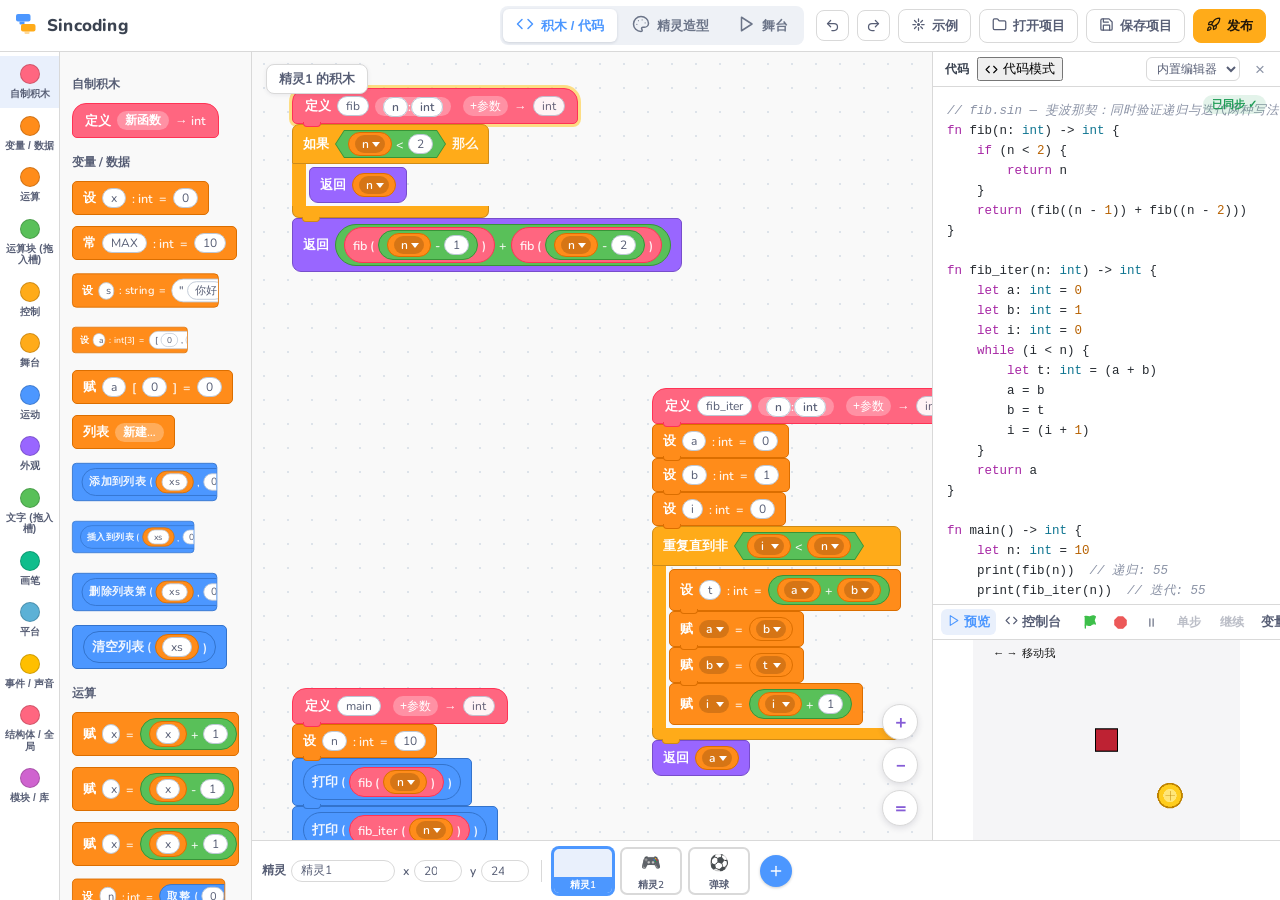
<file: editor/index.html>
<!DOCTYPE html>
<html lang="zh">
<head>
<meta charset="utf-8">
<meta name="viewport" content="width=device-width, initial-scale=1">
<title>Sincoding 积木编辑器</title>
<link rel="icon" href="data:image/svg+xml,%3Csvg%20xmlns='http://www.w3.org/2000/svg'%20viewBox='0%200%2024%2024'%3E%3Crect%20x='2'%20y='3'%20width='14.5'%20height='7.5'%20rx='2'%20fill='%234C97FF'/%3E%3Cpath%20d='M5.5%2010.5h5v2a1%201%200%200%201-1%201h-3a1%201%200%200%201-1-1z'%20fill='%234C97FF'/%3E%3Crect%20x='7'%20y='13'%20width='14.5'%20height='7.5'%20rx='2'%20fill='%23FFAB19'/%3E%3C/svg%3E">
<link rel="stylesheet" href="./style.css">
</head>
<body>
<header>
  <span class="logo">
    <span data-icon="logo" data-icon-size="24"></span>
    <h1>Sincoding</h1>
  </span>
  <div class="tabs">
    <button data-view="blocks-view" class="active"><span class="ic" data-icon="code"></span>积木 / 代码</button>
    <button data-view="costume-view"><span class="ic" data-icon="palette"></span>精灵造型</button>
    <button data-view="stage-view"><span class="ic" data-icon="play"></span>舞台</button>
  </div>
  <div class="hdr-actions">
    <button id="btn-undo" class="icon-only" title="撤销 (Ctrl+Z)" data-icon="undo" data-icon-size="15"></button>
    <button id="btn-redo" class="icon-only" title="重做 (Ctrl+Y)" data-icon="redo" data-icon-size="15"></button>
    <button id="btn-templates" title="从示例模板开始（会替换当前精灵的积木，可撤销）"><span data-icon="sparkle" data-icon-size="15"></span>示例</button>
    <button id="btn-open-proj" title="打开 .sinproj 项目，继续编辑"><span data-icon="folder" data-icon-size="15"></span>打开项目</button>
    <button id="btn-save-proj" title="保存为 .sinproj 项目文件（含全部精灵/造型/积木）"><span data-icon="save" data-icon-size="15"></span>保存项目</button>
    <button id="btn-publish" class="primary" title="一键编译发布到 Linux / Windows / Android / Web"><span data-icon="rocket" data-icon-size="15"></span>发布</button>
  </div>
  <input id="open-proj-input" type="file" accept=".sinproj,application/json" hidden>
</header>

<!-- 发布模态框：填项目信息 + 选平台，一键编译发布 -->
<div id="publish-modal" class="modal-overlay" hidden>
  <div class="modal">
    <div class="modal-head">
      <span data-icon="rocket" data-icon-size="18"></span>
      <h2>发布项目</h2>
      <button id="publish-close" class="modal-x" title="关闭">×</button>
    </div>
    <div class="modal-body">
      <label class="fld"><span>项目名称</span>
        <input id="pub-name" type="text" placeholder="My Game" value="Guardian"></label>
      <label class="fld"><span>包名 / 标识</span>
        <input id="pub-pkg" type="text" placeholder="org.sincoding.game" value="org.sincoding.game"></label>
      <div class="fld">
        <span>图标 / Logo（可选，PNG）</span>
        <div class="logo-row">
          <button id="pub-logo-btn" type="button"><span data-icon="image" data-icon-size="14"></span>选择图片</button>
          <img id="pub-logo-preview" alt="" hidden>
          <span id="pub-logo-name" class="hint">未选择（用默认图标）</span>
          <input id="pub-logo-input" type="file" accept="image/png,image/*" hidden>
        </div>
      </div>
      <div class="fld">
        <span>目标平台</span>
        <div class="platforms">
          <label class="plat-reco"><input type="checkbox" class="pub-plat" value="html" checked> 单文件 HTML <em>免依赖·双击即玩</em></label>
          <label><input type="checkbox" class="pub-plat" value="web"> Web (wasm)</label>
          <label><input type="checkbox" class="pub-plat" value="linux"> Linux</label>
          <label><input type="checkbox" class="pub-plat" value="windows"> Windows (.exe)</label>
          <label><input type="checkbox" class="pub-plat" value="android"> Android (.apk)</label>
        </div>
        <span class="hint">「单文件 HTML」完全在本机生成、不需任何编译工具链——桌面版直接可用；其余平台需配合 <code>tools/ide_server.py</code>。</span>
      </div>
      <div id="pub-results" class="pub-results" hidden></div>
    </div>
    <div class="modal-foot">
      <span id="pub-status" class="hint"></span>
      <button id="publish-cancel" class="ghost">取消</button>
      <button id="publish-go" class="primary"><span data-icon="rocket" data-icon-size="14"></span>开始编译</button>
    </div>
  </div>
</div>

<!-- 库管理：安装 .sinlib（单文件 JSON 库包），模块注册进引擎后 import 即用 -->
<div id="lib-modal" class="modal-overlay" hidden>
  <div class="modal">
    <div class="modal-head">
      <span data-icon="folder" data-icon-size="18"></span>
      <h2>库管理</h2>
      <button id="lib-close" class="modal-x" title="关闭">×</button>
    </div>
    <div class="modal-body">
      <div class="fld"><span>内置标准库（随编译器提供）</span>
        <div id="lib-std" class="lib-rows"></div></div>
      <div class="fld"><span>已安装的用户库</span>
        <div id="lib-user" class="lib-rows"></div></div>
      <div class="logo-row">
        <button id="lib-install-btn" type="button"><span data-icon="download" data-icon-size="14"></span>安装 .sinlib 文件</button>
        <span class="hint">库包随项目保存（.sinproj 内），换机器打开不丢</span>
        <input id="lib-install-input" type="file" accept=".sinlib,application/json" hidden>
      </div>
    </div>
  </div>
</div>

<!-- 示例模板：每个模板是一段真实源码，载入走引擎解析（与手写文本同一条路径） -->
<div id="tpl-modal" class="modal-overlay" hidden>
  <div class="modal">
    <div class="modal-head">
      <span data-icon="sparkle" data-icon-size="18"></span>
      <h2>从示例开始</h2>
      <button id="tpl-close" class="modal-x" title="关闭">×</button>
    </div>
    <div class="modal-body">
      <div id="tpl-list" class="tpl-list"></div>
      <span class="hint">载入会替换<b>当前精灵</b>的积木（Ctrl+Z 可撤销）。</span>
    </div>
  </div>
</div>

<div id="main">
  <div id="palette"></div>

  <div id="work">
    <!-- 视图1：无限积木画布 + 实时文本 + 精灵列表 -->
    <div id="blocks-view" class="view active">
      <div id="blocks-top">
        <div id="canvas-wrap">
          <div id="canvas"></div>
          <div id="zoom-hint"><span data-icon="move" data-icon-size="14"></span><span class="zt"></span></div>
          <div id="page-tag"></div>
          <div id="zoom-ctrl">
            <button id="zoom-in" title="放大">＋</button>
            <button id="zoom-out" title="缩小">－</button>
            <button id="zoom-reset" title="回到 100%">＝</button>
          </div>
          <button id="tp-open" title="打开代码面板" hidden>&lt;/&gt; 代码</button>
        </div>
        <div id="text-pane">
          <div id="tp-bar">
            <span class="tp-title">代码</span>
            <select id="tp-editor" title="选择代码编辑器">
              <option value="simple">内置编辑器</option>
              <option value="codemirror">CodeMirror</option>
            </select>
            <button id="tp-close" title="关闭代码面板（积木照常可用）">×</button>
          </div>
          <div id="text-edit">
            <pre id="text-hl" aria-hidden="true"><code></code></pre>
            <textarea id="text-out" spellcheck="false" autocomplete="off" autocapitalize="off"></textarea>
            <span id="text-status"></span>
          </div>
          <div id="diag-list" hidden></div>
          <div id="preview-dock">
            <div class="pv-bar">
              <button class="pv-tab active" data-dock="preview"><span data-icon="play" data-icon-size="13"></span>预览</button>
              <button class="pv-tab" data-dock="console"><span data-icon="code" data-icon-size="13"></span>控制台</button>
              <button id="pv-run" title="运行（绿旗）" data-icon="flag" data-icon-size="16"></button>
              <button id="pv-stop" title="停止" data-icon="stopsign" data-icon-size="15"></button>
              <button id="dbg-pause" title="暂停（在下一条积木处停下）" data-icon="pause" data-icon-size="13"></button>
              <button id="dbg-step" title="单步执行一条积木" disabled>单步</button>
              <button id="dbg-resume" title="继续运行到下一个断点" disabled>继续</button>
              <button id="pv-watch" title="显示/隐藏变量监视器">变量</button>
              <span id="pv-status"></span>
            </div>
            <div id="dock-body">
              <canvas id="preview-canvas" width="480" height="360" tabindex="0"></canvas>
              <div id="pv-watchers" hidden></div>
              <div id="dbg-panel" hidden>
                <div class="dbg-hd">已暂停 · <span id="dbg-where"></span>
                  <span class="dbg-tip">Alt+点击积木 = 设/清断点</span>
                </div>
                <div class="dbg-cols">
                  <div><h4>变量</h4><div id="dbg-vars"></div></div>
                  <div><h4>调用栈</h4><div id="dbg-stack"></div></div>
                </div>
              </div>
              <div id="dock-console" hidden>
                <div class="dock-con-bar">
                  <button id="dock-print-info">打印积木信息</button>
                  <button id="dock-con-clear">清空</button>
                </div>
                <div id="dock-con-out" class="con-sink"></div>
              </div>
            </div>
          </div>
        </div>
      </div>
      <div id="sprite-bar">
        <div id="sprite-props">
          <label>精灵 <input id="sp-name" type="text" spellcheck="false"></label>
          <label>x <input id="sp-x" type="number" step="10"></label>
          <label>y <input id="sp-y" type="number" step="10"></label>
          <span id="sp-costumes"></span>
        </div>
        <div id="sprite-list"></div>
        <button id="add-sprite" data-icon="plus" data-icon-size="16" title="新建精灵"></button>
      </div>
    </div>

    <!-- 视图2：精灵造型画板 -->
    <div id="costume-view" class="view">
      <div id="costume-list"></div>
      <div id="paint-area">
        <div id="toolbar">
          <button id="tool-pencil" class="active" data-icon="pencil">画笔</button>
          <button id="tool-eraser" data-icon="eraser">橡皮</button>
          <span class="sep"></span>
          <label>笔刷 <input id="brush-size" type="range" min="1" max="40" value="8"></label>
          <span class="sep"></span>
          <div id="swatches" style="display:flex;gap:6px;align-items:center"></div>
          <span class="sep"></span>
          <button id="btn-clear" data-icon="trash">清空</button>
          <button id="btn-export" data-icon="download">导出 PNG</button>
        </div>
        <canvas id="paint-canvas"></canvas>
      </div>
    </div>

    <!-- 视图3：舞台（精灵以其造型为纹理） -->
    <div id="stage-view" class="view">
      <div id="stage-wrap">
        <div id="stage"></div>
        <div id="stage-hint">精灵以「造型」为外观/纹理 · 拖动可摆位</div>
      </div>
      <div id="console-panel">
        <div class="con-bar">
          <span data-icon="code" data-icon-size="14"></span>控制台
          <button id="con-print-info" title="打印当前精灵的积木信息到控制台">打印积木信息</button>
          <button id="con-clear" title="清空控制台">清空</button>
        </div>
        <div id="console-out" class="con-sink"></div>
      </div>
    </div>
  </div>
</div>

<!-- 代码补全下拉（定位到光标处） -->
<div id="ac-pop" hidden></div>

<script src="./sinc.js"></script>
<script src="./icons.js"></script>
<script src="./interp.js"></script>
<script src="./paint.js"></script>
<script src="./blocks_data.js"></script>
<script src="./templates.js"></script>
<script src="./app.js"></script>
</body>
</html>
</file>
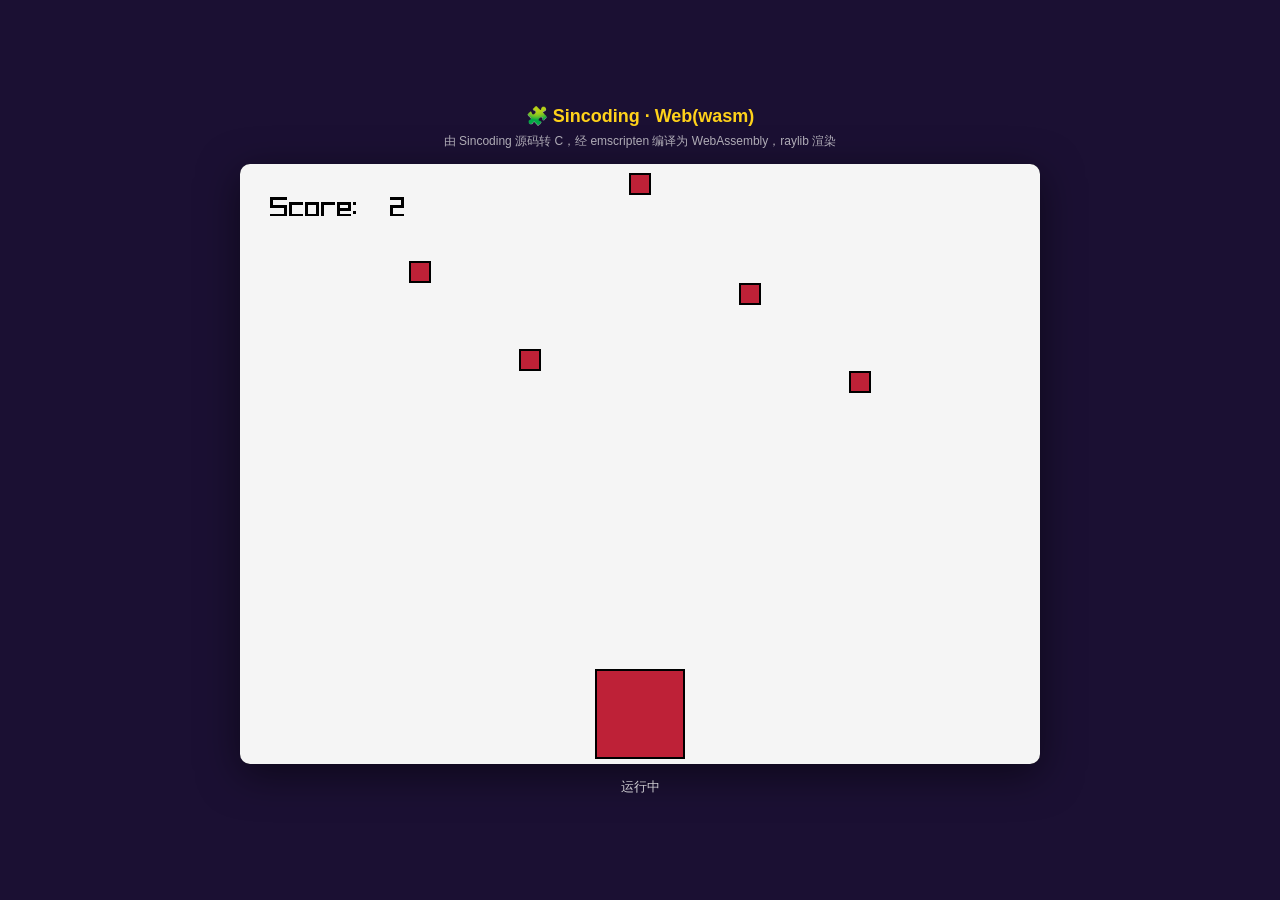
<file: web-demo/index.html>
<!DOCTYPE html>
<html lang="zh">
<head>
<meta charset="utf-8">
<meta name="viewport" content="width=device-width, initial-scale=1">
<title>Sincoding · Web 成品</title>
<style>
  body { margin:0; background:#1b1033; color:#eee; font-family:-apple-system,"Segoe UI","Microsoft YaHei",sans-serif;
    min-height:100vh; display:flex; flex-direction:column; align-items:center; justify-content:center; gap:14px; }
  h1 { font-size:18px; font-weight:600; margin:0; color:#ffd21a; }
  .sub { font-size:12px; opacity:.7; margin-top:-8px; }
  canvas { border-radius:10px; box-shadow:0 10px 40px rgba(0,0,0,.5); background:#000; }
  #status { font-size:13px; opacity:.85; }
</style>
</head>
<body>
  <h1>🧩 Sincoding · Web(wasm)</h1>
  <div class="sub">由 Sincoding 源码转 C，经 emscripten 编译为 WebAssembly，raylib 渲染</div>
  <canvas id="canvas" oncontextmenu="event.preventDefault()" tabindex="-1"></canvas>
  <div id="status">加载中…</div>
  <script>
    var Module = {
      canvas: document.getElementById('canvas'),
      setStatus: function (t) { var s = document.getElementById('status'); if (s) s.textContent = t || '运行中'; },
      print: function (t) { console.log(t); },
      printErr: function (t) { console.error(t); },
    };
  </script>
  <script async type="text/javascript" src="index.js"></script>
</body>
</html>
</file>
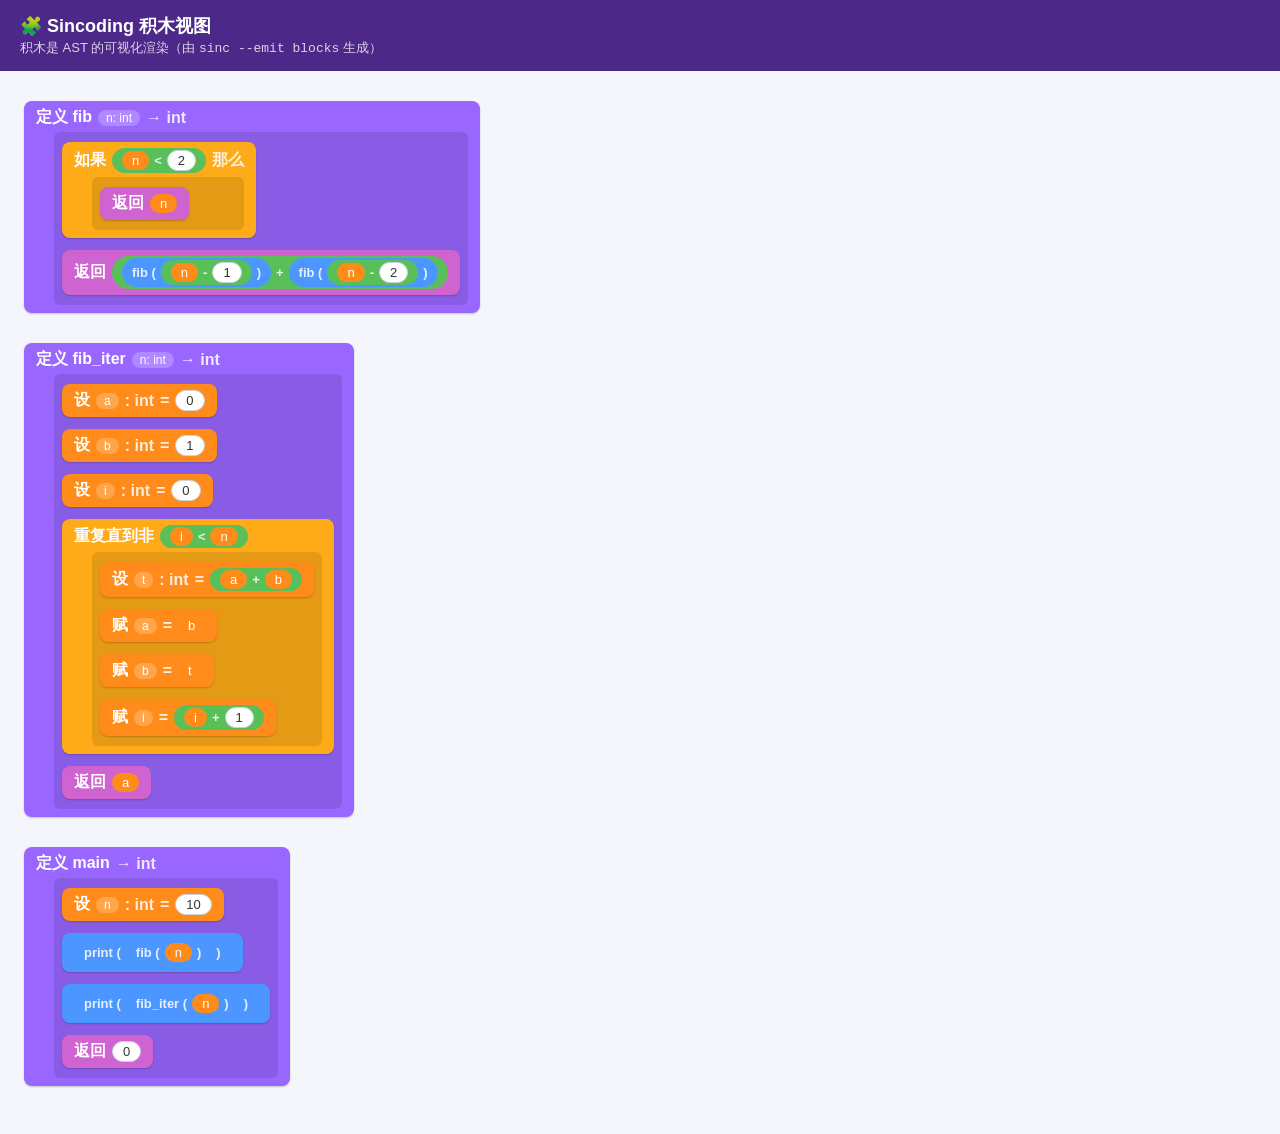
<file: editor/block_viewer.html>
<!DOCTYPE html>
<html lang="zh">
<head>
<meta charset="utf-8">
<title>Sincoding 积木视图</title>
<style>
  :root { font-family: -apple-system, "Segoe UI", "Microsoft YaHei", sans-serif; }
  body { margin: 0; background: #f4f6fb; color: #222; }
  header { padding: 14px 20px; background: #4c2889; color: #fff; }
  header h1 { margin: 0; font-size: 18px; font-weight: 600; }
  header span { opacity: .8; font-size: 13px; }
  #canvas { padding: 24px; }

  /* 积木通用 */
  .block { border-radius: 8px; padding: 6px 12px; margin: 6px 0; color: #fff;
           box-shadow: 0 1px 2px rgba(0,0,0,.2); display: inline-block; }
  .row { display: flex; align-items: center; flex-wrap: wrap; gap: 6px; }
  .mouth { background: rgba(0,0,0,.10); border-radius: 6px;
           margin: 4px 0 2px 18px; padding: 4px 8px; min-height: 10px; }
  .label { font-weight: 600; }
  /* 语句按阅读顺序自上而下堆叠，但每块仍按内容自适应宽度 */
  .stack { display: flex; flex-direction: column; align-items: flex-start; }

  /* 颜色：按 Scratch 习惯分类 */
  .fn        { background: #9966ff; }   /* 自定义积木：紫 */
  .extern_fn { background: #774dcb; }
  .ctrl      { background: #ffab19; }   /* 控制：金黄 */
  .var       { background: #ff8c1a; }   /* 变量：橙 */
  .ret       { background: #cf63cf; }   /* 返回：品红 */
  .ev        { background: #4c97ff; }   /* 表达式语句/调用：蓝 */

  /* 内联表达式：药丸形 */
  .pill { border-radius: 999px; padding: 2px 10px; font-size: 13px;
          display: inline-flex; align-items: center; gap: 5px; color: #fff; }
  .pill.op   { background: #59c059; }    /* 运算：绿 */
  .pill.call { background: #4c97ff; }
  .pill.lit  { background: #ffffff; color: #333; border: 1px solid #c9d3e3; }
  .pill.varref { background: #ff8c1a; }
  .kw { opacity: .85; font-weight: 600; }
  .param { background: rgba(255,255,255,.22); border-radius: 999px;
           padding: 1px 8px; font-size: 12px; }
</style>
</head>
<body>
<header>
  <h1>🧩 Sincoding 积木视图</h1>
  <span>积木是 AST 的可视化渲染（由 <code>sinc --emit blocks</code> 生成）</span>
</header>
<div id="canvas"></div>

<script src="./blocks_data.js"></script>
<script>
function el(tag, cls, html) {
  const e = document.createElement(tag);
  if (cls) e.className = cls;
  if (html !== undefined) e.innerHTML = html;
  return e;
}

// 表达式 → 内联药丸
function renderExpr(node) {
  const b = node.block;
  if (b === "int" || b === "float" || b === "bool")
    return el("span", "pill lit", String(node.value));
  if (b === "var")
    return el("span", "pill varref", node.name);
  if (b === "unary") {
    const p = el("span", "pill op");
    p.append(el("span", "kw", node.op), renderExpr(node.operand));
    return p;
  }
  if (b === "binary") {
    const p = el("span", "pill op");
    p.append(renderExpr(node.lhs), el("span", "kw", node.op), renderExpr(node.rhs));
    return p;
  }
  if (b === "call") {
    const p = el("span", "pill call");
    p.append(el("span", "kw", node.callee + " ("));
    node.args.forEach((a, i) => {
      if (i) p.append(el("span", "kw", ","));
      p.append(renderExpr(a));
    });
    p.append(el("span", "kw", ")"));
    return p;
  }
  return el("span", "pill lit", JSON.stringify(node));
}

function renderStmtList(list) {
  const wrap = el("div", "stack");
  list.forEach(s => wrap.append(renderStmt(s)));
  return wrap;
}

// 语句 → 堆叠积木
function renderStmt(node) {
  const b = node.block;
  if (b === "let" || b === "assign") {
    const blk = el("div", "block var");
    const row = el("div", "row");
    row.append(el("span", "label", b === "let" ? "设 " : "赋 "));
    row.append(el("span", "param", node.name));
    if (node.type) row.append(el("span", "kw", ": " + node.type));
    row.append(el("span", "kw", "="));
    row.append(renderExpr(node.value));
    blk.append(row);
    return blk;
  }
  if (b === "if") {
    const blk = el("div", "block ctrl");
    const row = el("div", "row");
    row.append(el("span", "label", "如果"), renderExpr(node.cond), el("span", "kw", "那么"));
    blk.append(row);
    const mouth = el("div", "mouth");
    mouth.append(renderStmtList(node.then));
    blk.append(mouth);
    if (node.else) {
      blk.append(el("div", "row", '<span class="label">否则</span>'));
      const m2 = el("div", "mouth");
      m2.append(renderStmtList(node.else));
      blk.append(m2);
    }
    return blk;
  }
  if (b === "while") {
    const blk = el("div", "block ctrl");
    blk.append((() => { const r = el("div", "row");
      r.append(el("span", "label", "重复直到非"), renderExpr(node.cond)); return r; })());
    const mouth = el("div", "mouth");
    mouth.append(renderStmtList(node.body));
    blk.append(mouth);
    return blk;
  }
  if (b === "return") {
    const blk = el("div", "block ret");
    const row = el("div", "row");
    row.append(el("span", "label", "返回"));
    if (node.value) row.append(renderExpr(node.value));
    blk.append(row);
    return blk;
  }
  if (b === "expr") {
    const blk = el("div", "block ev");
    const row = el("div", "row");
    row.append(renderExpr(node.expr));
    blk.append(row);
    return blk;
  }
  if (b === "block_group") {
    const mouth = el("div", "mouth");
    mouth.append(renderStmtList(node.body));
    return mouth;
  }
  return el("div", "block", JSON.stringify(node));
}

function renderFn(fn) {
  const blk = el("div", "block " + (fn.block === "extern_fn" ? "extern_fn" : "fn"));
  const row = el("div", "row");
  row.append(el("span", "label", (fn.block === "extern_fn" ? "外部 " : "定义 ") + fn.name));
  fn.params.forEach(p => row.append(el("span", "param", p.name + ": " + p.type)));
  if (fn.ret && fn.ret !== "void") row.append(el("span", "kw", "→ " + fn.ret));
  blk.append(row);
  if (fn.body) {
    const mouth = el("div", "mouth");
    mouth.append(renderStmtList(fn.body));
    blk.append(mouth);
  }
  return blk;
}

(function main() {
  const canvas = document.getElementById("canvas");
  const data = window.SIN_BLOCKS;
  if (!data) { canvas.textContent = "未加载积木数据（缺少 blocks_data.js）"; return; }
  data.program.forEach(fn => {
    const wrap = el("div");
    wrap.style.marginBottom = "18px";
    wrap.append(renderFn(fn));
    canvas.append(wrap);
  });
})();
</script>
</body>
</html>
</file>
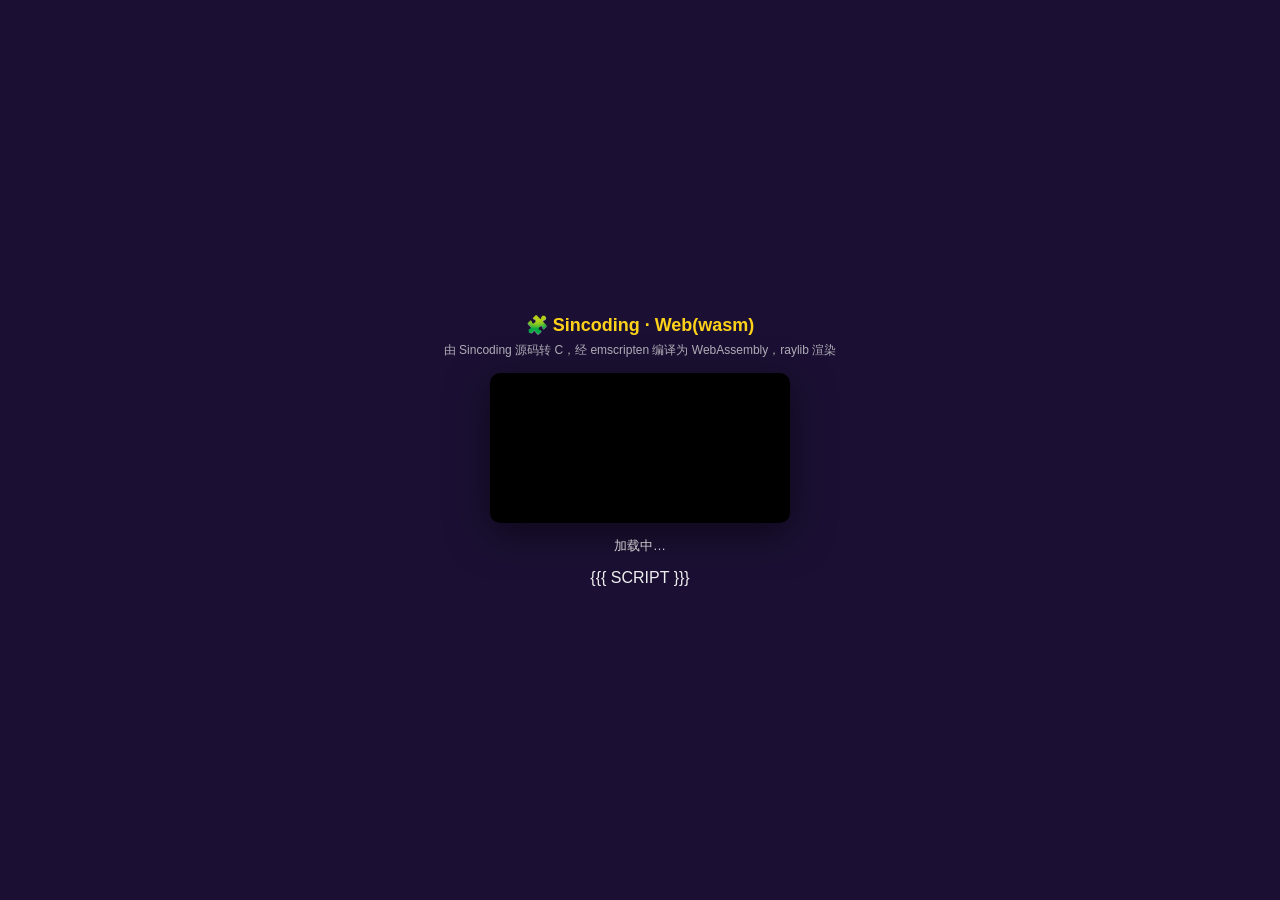
<file: templates/web/shell.html>
<!DOCTYPE html>
<html lang="zh">
<head>
<meta charset="utf-8">
<meta name="viewport" content="width=device-width, initial-scale=1">
<title>Sincoding · Web 成品</title>
<style>
  body { margin:0; background:#1b1033; color:#eee; font-family:-apple-system,"Segoe UI","Microsoft YaHei",sans-serif;
    min-height:100vh; display:flex; flex-direction:column; align-items:center; justify-content:center; gap:14px; }
  h1 { font-size:18px; font-weight:600; margin:0; color:#ffd21a; }
  .sub { font-size:12px; opacity:.7; margin-top:-8px; }
  canvas { border-radius:10px; box-shadow:0 10px 40px rgba(0,0,0,.5); background:#000; }
  #status { font-size:13px; opacity:.85; }
</style>
</head>
<body>
  <h1>🧩 Sincoding · Web(wasm)</h1>
  <div class="sub">由 Sincoding 源码转 C，经 emscripten 编译为 WebAssembly，raylib 渲染</div>
  <canvas id="canvas" oncontextmenu="event.preventDefault()" tabindex="-1"></canvas>
  <div id="status">加载中…</div>
  <script>
    var Module = {
      canvas: document.getElementById('canvas'),
      setStatus: function (t) { var s = document.getElementById('status'); if (s) s.textContent = t || '运行中'; },
      print: function (t) { console.log(t); },
      printErr: function (t) { console.error(t); },
    };
  </script>
  {{{ SCRIPT }}}
</body>
</html>
</file>
<file: editor/style.css>
/* Sincoding 编辑器样式 — 视觉语言对齐 Scratch 3.0（scratch-gui / scratch-blocks）
 *
 * 设计要点（与 Scratch 一致）：
 *  - 积木是**扁平填充 + 1px 加深描边**（不是渐变浮雕）；文字白色 12px
 *  - 帽子块只有头部，函数体积木栈**悬挂在下方**（不是包进一块大色板）
 *  - 控制块是真正的 C 形：上臂 + 左脊 + 下臂，嘴巴露出画布底色
 *  - 布尔运算是六边形，取值运算是圆角椭圆，字面量/输入槽是白色椭圆
 *  - 相邻积木用下凸榫头咬合
 *  - UI 主紫 #855CD6，面板白底 + #D9D9D9 发丝线，文字 #575E75
 */
/* UI 字体：Nunito（圆润几何，OFL，随包 vendor 离线可用）——拉丁/数字用它，
   中文回落到系统黑体；代码区仍是等宽字体，不受影响 */
@font-face { font-family:"Nunito"; font-weight:400; font-style:normal; font-display:swap;
  src:url("vendor/fonts/nunito-latin-400.woff2") format("woff2"); }
@font-face { font-family:"Nunito"; font-weight:600; font-style:normal; font-display:swap;
  src:url("vendor/fonts/nunito-latin-600.woff2") format("woff2"); }
@font-face { font-family:"Nunito"; font-weight:700; font-style:normal; font-display:swap;
  src:url("vendor/fonts/nunito-latin-700.woff2") format("woff2"); }
@font-face { font-family:"Nunito"; font-weight:800; font-style:normal; font-display:swap;
  src:url("vendor/fonts/nunito-latin-800.woff2") format("woff2"); }

:root {
  /* Scratch 分类配色（填充 / 描边 = 加深一档） */
  --c-motion:#4C97FF;    --b-motion:#3373CC;
  --c-looks:#9966FF;     --b-looks:#774DCB;
  --c-sound:#CF63CF;     --b-sound:#BD42BD;
  --c-events:#FFBF00;    --b-events:#CC9900;
  --c-control:#FFAB19;   --b-control:#CF8B17;
  --c-sensing:#5CB1D6;   --b-sensing:#2E8EB8;
  --c-operators:#59C059; --b-operators:#389438;
  --c-variables:#FF8C1A; --b-variables:#DB6E00;
  --c-myblocks:#FF6680;  --b-myblocks:#FF3355;
  /* UI 基色（Scratch 界面） */
  --ui-primary:#855CD6;
  --ink:#575E75; --bg:#E9F0FC; --panel:#fff; --line:#D9D9D9; --pane-bg:#F9F9F9;
  font-family:"Nunito", "PingFang SC", "HarmonyOS Sans SC", "MiSans", "Microsoft YaHei",
    -apple-system, "Segoe UI", sans-serif;
}
* { box-sizing:border-box; }
html,body { margin:0; height:100%; }
body { display:flex; flex-direction:column; background:var(--bg); color:var(--ink); }

/* ---------- 顶栏（白色工具栏：内容才是主角，顶栏退为背景） ---------- */
header { flex:0 0 auto; display:flex; align-items:center; gap:12px; padding:6px 14px;
  background:#fff; color:var(--ink);
  border-bottom:1px solid var(--line); z-index:5; }
header .logo { display:flex; align-items:center; gap:9px; }
header .logo svg { color:var(--c-motion); }   /* 多色 logo 自带填充，此色只作回退 */
header h1 { font-size:17px; margin:0; font-weight:800; letter-spacing:.2px; color:#3B4351; }
header .sub { font-size:11.5px; opacity:.78; }
header .tabs { margin-left:auto; display:flex; gap:2px; background:#EEF1F6;
  padding:3px; border-radius:8px; }
header .tabs button { display:flex; align-items:center; gap:7px; background:transparent;
  color:#6b7488; border:0; padding:6px 13px; border-radius:6px; cursor:pointer;
  font-size:13px; font-weight:600; transition:.12s; }
header .tabs button:hover { color:#3B4351; }
header .tabs button.active { background:#fff; color:var(--c-motion); font-weight:700;
  box-shadow:0 1px 3px rgba(30,40,70,.15); }

#main { flex:1 1 auto; display:flex; min-height:0; }

/* ---------- 调色板（Scratch：左分类彩点栏 + 右连续积木流） ---------- */
#palette { width:252px; flex:0 0 auto; background:var(--pane-bg); border-right:1px solid var(--line);
  display:flex; min-height:0; }
.cat-rail { width:60px; flex:0 0 auto; background:#fff; border-right:1px solid var(--line);
  overflow-y:auto; padding:4px 0; display:flex; flex-direction:column; gap:0; }
.cat-btn { display:flex; flex-direction:column; align-items:center; gap:4px; border:0; background:transparent;
  cursor:pointer; padding:8px 2px; font-size:10px; font-weight:600; color:var(--ink); border-radius:0; }
.cat-btn:hover { background:#F2F6FC; }
.cat-btn.active { background:#E9F0FC; font-weight:700; }
.cat-dot { width:20px; height:20px; border-radius:50%; border:1px solid rgba(0,0,0,.18); }
.cat-nm { line-height:1.15; text-align:center; }
.block-list { flex:1 1 auto; overflow-y:auto; overflow-x:hidden; padding:8px 12px 28px; }
.cat-sec { scroll-margin-top:6px; }
.cat-sec h2 { font-size:12px; color:var(--ink); margin:16px 0 10px; font-weight:700; }
/* 积木预览：与画布同款外观，整块可点击加入（子元素不拦截点击） */
.pal-wys { display:block; width:max-content; max-width:100%; margin:0 0 11px; cursor:pointer; }
.pal-wys * { pointer-events:none; }
.pal-wys .block { cursor:pointer; max-width:100%; overflow:hidden; }
/* 调色板里积木不换行：超出宽度直接截断，靠 hover 弹出看完整 */
.pal-wys .hdr { flex-wrap:nowrap; }
.pal-wys .block, .pal-hover .block { white-space:nowrap; }
/* reporter（表达式）预览同样一行到底：中文标签/字符串字面量不许竖排折行 */
.pal-wys .expr-wrap { display:inline-block; max-width:100%; overflow:hidden; }
.pal-wys .expr-wrap, .pal-wys .expr-wrap *,
.pal-hover .expr-wrap, .pal-hover .expr-wrap * { white-space:nowrap; word-break:keep-all; }
.pal-wys .mouth { display:none; }        /* 预览不展开嘴巴，保持紧凑一行 */
.pal-wys .block.ctrl::after, .pal-wys .block.ctrl::before { display:none; }   /* 也不展开 C 形下臂/榫舌 */
.pal-wys .block.ctrl > .hdr { border-radius:6px; }
.pal-wys .block.var::after, .pal-wys .block.ev::after { display:none; }
.pal-wys .block.hat.fn > .hdr::after { display:none; }

/* 悬停弹出的完整积木（浮在画布之上，不被调色板宽度截断） */
.pal-hover { position:fixed; z-index:55; pointer-events:none; background:#fff; border:1px solid var(--line);
  border-radius:10px; padding:6px 7px; box-shadow:0 12px 34px rgba(20,15,50,.28); }
.pal-hover[hidden] { display:none; }
.pal-hover .hdr { flex-wrap:nowrap; }

/* ---------- 工作区 ---------- */
#work { flex:1 1 auto; position:relative; min-width:0; }
.view { position:absolute; inset:0; display:none; }
.view.active { display:flex; }

/* 积木视图：上方画布+文本，下方精灵栏 */
#blocks-view { flex-direction:column; }
#blocks-top { flex:1 1 auto; display:flex; min-height:0; }

/* 精灵栏（Scratch 精灵面板的横条版：卡片 + 蓝色浮动加号） */
/* 底部精灵条：紧凑单行（原来 112px 高占掉太多编辑空间） */
#sprite-bar { flex:0 0 auto; height:60px; background:#fff; border-top:1px solid var(--line);
  display:flex; align-items:center; gap:10px; padding:6px 10px; overflow-x:auto; }
/* 精灵属性（名称/x/y）收成一行 */
#sprite-props { flex:0 0 auto; display:flex; gap:8px;
  font-size:12px; color:var(--ink); padding-right:12px; border-right:1px solid var(--line);
  align-items:center; }
#sprite-props label { display:flex; align-items:center; gap:5px; font-weight:600; }
#sprite-props input { font:inherit; font-size:12px; font-weight:500; border:1px solid var(--line);
  border-radius:999px; padding:2px 9px; color:var(--ink); background:#fff; outline:none; }
#sprite-props input:focus { border-color:var(--c-motion); box-shadow:0 0 0 2px rgba(76,151,255,.25); }
#sprite-props #sp-name { width:104px; }
#sprite-props #sp-x, #sprite-props #sp-y { width:48px; }
#sprite-props #sp-costumes { display:none; }   /* 造型数不占位（造型页里自明） */
#sprite-list { display:flex; gap:6px; }
.sprite-card { width:62px; height:48px; flex:0 0 auto; border:2px solid var(--line); border-radius:7px;
  background:#fff; cursor:pointer; position:relative; display:flex; flex-direction:column;
  align-items:center; justify-content:flex-start; overflow:hidden; transition:.1s; }
.sprite-card:hover { border-color:#B9D0F0; }
.sprite-card.sel { border-color:var(--c-motion); background:#E9F0FC;
  box-shadow:0 0 0 1px var(--c-motion); }
/* 缩略图定高不可压缩——被名字/造型名两行挤压时首先消失的就是它 */
.sprite-card .thumb { width:100%; flex:0 0 28px; height:28px; background:transparent center/contain no-repeat;
  display:flex; align-items:center; justify-content:center; font-size:16px; color:#c2cbe0; }
.sprite-card .cos-nm { display:none; }   /* 紧凑条不显示造型名（造型页里自明） */
.sprite-card .nm { font-size:10px; font-weight:600; color:var(--ink); padding:1px 4px 0; width:100%;
  text-align:center; white-space:nowrap; overflow:hidden; text-overflow:ellipsis; }
.sprite-card.sel .nm { color:#fff; background:var(--c-motion); border-radius:0; padding:1px 4px;
  position:absolute; left:0; right:0; bottom:0; }
.sprite-card .del { position:absolute; top:-1px; right:-1px; width:15px; height:15px; border:0;
  border-radius:0 5px 0 7px; background:var(--c-motion); color:#fff; font-size:10px; line-height:1;
  cursor:pointer; display:none; }
.sprite-card:hover .del { display:block; }
#add-sprite { width:32px; height:32px; flex:0 0 auto; border-radius:50%; border:0; cursor:pointer;
  background:var(--c-motion); color:#fff; display:flex; align-items:center; justify-content:center;
  box-shadow:0 1px 3px rgba(0,0,0,.2); }
#add-sprite:hover { filter:brightness(1.08); }
#page-tag { position:absolute; left:14px; top:12px; background:#fff; border:1px solid var(--line);
  border-radius:8px; padding:5px 12px; font-size:12.5px; font-weight:700; color:var(--ink);
  box-shadow:0 1px 4px rgba(40,40,80,.08); display:flex; align-items:center; gap:7px; z-index:2; }

/* 无限积木画布（Scratch 工作区：近白底 + 细点阵） */
#canvas-wrap { flex:1 1 auto; overflow:hidden; position:relative; cursor:grab;
  background-color:var(--pane-bg);
  background-image:radial-gradient(#DDE3EA 1.2px, transparent 1.2px);
  background-size:24px 24px; }
#canvas-wrap.panning { cursor:grabbing; }
#canvas { position:absolute; left:0; top:0; transform-origin:0 0;
  user-select:none; -webkit-user-select:none; }   /* 拖积木不选中文本（拖动时的蓝色选区） */
#canvas input, #canvas textarea { user-select:text; -webkit-user-select:text; }
/* 拖拽进行中：全页禁选，跨面板拖动也不再拉出蓝色选区 */
body.dragging-block, body.dragging-block * { user-select:none !important; -webkit-user-select:none !important; }
#zoom-hint { position:absolute; right:60px; bottom:14px; background:rgba(87,94,117,.75);
  color:#fff; font-size:11px; padding:5px 10px; border-radius:7px; pointer-events:none;
  display:flex; align-items:center; gap:6px;
  animation:zoom-hint-fade .8s ease 7s forwards; }   /* 7 秒后自动淡出（Scratch 无常驻提示） */
@keyframes zoom-hint-fade { to { opacity:0; } }
/* 画布角落缩放按钮（Scratch 式） */
#zoom-ctrl { position:absolute; right:14px; bottom:14px; display:flex; flex-direction:column; gap:7px; z-index:3; }
#zoom-ctrl button { width:36px; height:36px; border-radius:50%; border:1px solid var(--line);
  background:#fff; color:var(--ui-primary); font-size:17px; font-weight:700; line-height:1;
  cursor:pointer; box-shadow:0 2px 6px rgba(40,40,80,.14); }
#zoom-ctrl button:hover { background:#F2F6FC; }

#text-pane { width:348px; flex:0 0 auto; background:#fff; color:#24292F;
  border-left:1px solid var(--line); display:flex; flex-direction:column; }

/* ---- 代码模式：左侧文件区 + 大代码区（主流 IDE 布局），积木区整体让位 ---- */
#file-rail { display:none; }
body.code-mode #palette { display:none; }
body.code-mode #canvas-wrap { display:none; }
body.code-mode #tp-close { display:none; }        /* 代码区就是主区，不给关 */
body.code-mode #text-pane { width:auto; flex:1 1 auto; border-left:none; }
/* 代码模式的预览：右下角画中画悬浮窗，不再横占整个底部 */
body.code-mode #preview-dock { position:fixed; right:14px; bottom:74px; width:420px;
  border:1px solid var(--line); border-radius:12px; background:#fff; z-index:40;
  box-shadow:0 10px 34px rgba(20,30,60,.18); overflow:hidden; }
body.code-mode #preview-canvas { width:100%; height:auto; display:block; }
body.code-mode #dock-body { max-height:352px; }
body.code-mode #file-rail { display:flex; flex-direction:column; width:210px; flex:0 0 210px;
  background:#fff; border-right:1px solid var(--line); padding:10px 8px; gap:2px; overflow:auto; }
.fr-title { font-size:12px; color:#8a93a5; padding:6px 8px 4px; }
.fr-file { display:flex; align-items:center; gap:8px; padding:7px 10px; border-radius:8px;
  cursor:pointer; font-size:13.5px; white-space:nowrap; overflow:hidden; text-overflow:ellipsis; }
.fr-file:hover { background:#f2f4f8; }
.fr-file.active { background:#e7f0ff; color:#1a6be0; font-weight:600; }
.fr-ic { width:16px; flex:0 0 auto; display:inline-flex; align-items:center; color:#9aa3b5; }
/* 备用积木片段：中性暂存帽（不是"定义函数"的视觉重量） */
.block.frag-hat > .hdr { background:#8d97ab; border:1.5px dashed rgba(255,255,255,.6); }
.fr-file.active .fr-ic { color:#1a6be0; }
#tp-mode { display:inline-flex; align-items:center; gap:5px; }
#text-pane .hd { padding:10px 14px; font-size:11.5px; color:#6b7488;
  border-bottom:1px solid var(--line); display:flex; align-items:center; gap:7px; }
#text-pane .hd code { color:#B76100; }
/* 代码面板工具条：标题 + 编辑器切换 + 关闭 */
#tp-bar { flex:0 0 auto; display:flex; align-items:center; gap:8px; padding:5px 8px 5px 12px;
  border-bottom:1px solid var(--line); background:#fff; }
#tp-bar .tp-title { font-size:12px; font-weight:700; color:#3B4351; }
#tp-editor { margin-left:auto; font:inherit; font-size:11.5px; color:var(--ink);
  border:1px solid var(--line); border-radius:6px; padding:2px 6px; background:#fff; outline:none; }
#tp-close { border:0; background:transparent; color:#8a92a5; font-size:17px; line-height:1;
  padding:2px 7px; border-radius:6px; cursor:pointer; }
#tp-close:hover { background:#F2F6FC; color:#3B4351; }
/* 收起后画布右上角的重开按钮 */
#tp-open { position:absolute; right:14px; top:12px; z-index:3; border:1px solid var(--line);
  background:#fff; color:var(--ink); font-size:12px; font-weight:600; padding:6px 11px;
  border-radius:8px; cursor:pointer; box-shadow:0 1px 4px rgba(40,40,80,.08); }
#tp-open:hover { background:#F2F6FC; }
#tp-open[hidden] { display:none; }
/* CodeMirror 宿主（可选编辑器）：占满内置编辑器的位置 */
#cm-host { flex:1 1 auto; min-height:0; height:auto; font-size:12.5px; line-height:1.6;
  font-family:ui-monospace,"SFMono-Regular",Menlo,monospace; }
#cm-host .CodeMirror-linenumber { color:#A6AEBB; }
#cm-host .cm-type { color:#0E7490; }
/* 文本编辑器：透明 textarea 覆盖在高亮层之上（同步对齐） */
#text-edit { position:relative; flex:1 1 auto; min-height:0; background:#fff; }
#text-hl, #text-out { position:absolute; inset:0; margin:0; padding:14px; border:0;
  font-family:ui-monospace,"SFMono-Regular",Menlo,monospace; font-size:12.5px; line-height:1.6;
  white-space:pre; tab-size:4; overflow:auto; }
#text-hl { color:#24292F; pointer-events:none; background:transparent; }
#text-hl code { font:inherit; }
#text-out { background:transparent; color:transparent; caret-color:#24292F; resize:none; outline:none; z-index:1; }
.hl-kw { color:#A626A4; } .hl-ty { color:#0E7490; } .hl-st { color:#22863A; }
.hl-nu { color:#B76100; } .hl-cm { color:#8a92a5; font-style:italic; }

/* ---------- 代码补全下拉 ---------- */
#ac-pop { position:fixed; z-index:60; min-width:200px; max-width:340px; max-height:240px;
  overflow:auto; background:#fff; border:1px solid var(--line); border-radius:10px;
  box-shadow:0 14px 40px rgba(30,40,70,.22); padding:4px; font-family:ui-monospace,Menlo,monospace; font-size:12.5px; }
#ac-pop[hidden] { display:none; }
.ac-item { display:flex; align-items:center; gap:8px; padding:5px 8px; border-radius:7px; cursor:pointer; color:#24292F; }
.ac-item.sel { background:#E9F0FC; }
.ac-item:hover { background:#F2F6FC; }
.ac-k { flex:0 0 auto; width:16px; height:16px; border-radius:4px; font-size:10px; font-weight:700;
  display:inline-flex; align-items:center; justify-content:center; color:#fff; }
.ac-kw { background:#c792ea; } .ac-ty { background:#5fb3c4; } .ac-fn { background:#4C97FF; }
.ac-id, .ac-var { background:#FF8C1A; } .ac-field { background:#59C059; }
.ac-t { font-weight:600; color:#24292F; }
.ac-d { margin-left:auto; font-size:11px; color:#8a92a5; white-space:nowrap; overflow:hidden; text-overflow:ellipsis; max-width:180px; }

/* ---------- 语法诊断 ---------- */
#diag-list { flex:0 0 auto; max-height:148px; overflow:auto; background:#FFF8F2;
  border-top:1px solid var(--line); font-size:11.5px; }
#diag-list[hidden] { display:none; }
.diag-head { padding:6px 12px; color:#B45309; font-weight:700; position:sticky; top:0; background:#FFF8F2;
  border-bottom:1px solid #F3E2CE; }
.diag-row { display:flex; gap:9px; padding:5px 12px; cursor:pointer; border-bottom:1px solid #F6EADA; }
.diag-row:hover { background:#FDEFDD; }
.diag-loc { flex:0 0 auto; color:#9A6B2F; font-family:ui-monospace,Menlo,monospace; }
.diag-msg { color:#8A4B0F; }
#btn-export-sin { margin-left:10px; display:inline-flex; align-items:center; gap:6px;
  background:#ffab19; color:#20160a; border:0; padding:7px 13px; border-radius:8px;
  cursor:pointer; font-size:13px; font-weight:700; }
#btn-export-sin:hover { filter:brightness(1.05); }

/* ---------- 顶栏动作（保存/打开/发布） ---------- */
.hdr-actions { display:flex; align-items:center; gap:8px; }
.hdr-actions button { display:inline-flex; align-items:center; gap:6px; cursor:pointer;
  font-size:13px; font-weight:600; padding:7px 12px; border-radius:8px;
  border:1px solid var(--line); background:#fff; color:var(--ink); }
.hdr-actions button:hover { background:#F2F6FC; }
.hdr-actions button.icon-only { padding:7px 8px; }
.hdr-actions button.primary { background:#ffab19; color:#20160a; border-color:#ffab19; }
.hdr-actions button.primary:hover { filter:brightness(1.06); background:#ffab19; }

/* 引擎加载失败横幅（醒目，可操作的指引） */
#engine-banner { background:#FDECEC; border-bottom:2px solid #EC5959; color:#8A1F1F;
  padding:10px 16px; font-size:13px; line-height:1.6; }
#engine-banner code { background:#fff; border:1px solid #F2B8B8; border-radius:5px; padding:1px 6px; }
#engine-banner .eb-err { display:block; font-size:11px; color:#B45050; font-family:ui-monospace,Menlo,monospace; }

/* 有诊断的积木：红色描边（点诊断行也会跳转选中） */
.block.blk-err { box-shadow:0 0 0 2px #EC5959, 0 0 8px rgba(236,89,89,.5); }

/* 库管理行 */
.lib-rows { display:flex; flex-direction:column; gap:6px; }
.lib-row { display:flex; align-items:center; gap:9px; border:1px solid var(--line); border-radius:8px;
  padding:7px 11px; font-size:12.5px; background:#fff; }
.lib-row .lib-nm { font-weight:700; color:#3B4351; font-family:ui-monospace,Menlo,monospace; }
.lib-row .lib-ds { color:#8a92a5; font-size:11.5px; flex:1 1 auto; overflow:hidden;
  text-overflow:ellipsis; white-space:nowrap; }
.lib-row button { border:1px solid var(--line); background:#fff; color:var(--ink); font-size:11.5px;
  font-weight:600; padding:3px 9px; border-radius:6px; cursor:pointer; }
.lib-row button:hover { background:#F2F6FC; }
.lib-row button.danger:hover { background:#FDECEC; border-color:#EC5959; color:#C33; }

/* 示例模板卡片 */
.tpl-list { display:grid; grid-template-columns:1fr 1fr; gap:10px; }
.tpl-card { border:1px solid var(--line); border-radius:10px; padding:12px; cursor:pointer;
  background:#fff; transition:.12s; display:flex; flex-direction:column; gap:5px; }
.tpl-card:hover { border-color:var(--c-motion); box-shadow:0 2px 8px rgba(76,151,255,.18); }
.tpl-card .tpl-ic { font-size:22px; }
.tpl-card .tpl-nm { font-weight:700; font-size:13.5px; color:#3B4351; }
.tpl-card .tpl-ds { font-size:11.5px; color:#8a92a5; font-weight:500; }

/* ---------- 模态框 ---------- */
.modal-overlay { position:fixed; inset:0; background:rgba(18,12,38,.55); z-index:50;
  display:flex; align-items:center; justify-content:center; }
.modal-overlay[hidden] { display:none; }
.modal { width:460px; max-width:92vw; max-height:88vh; overflow:auto; background:var(--panel);
  border-radius:14px; box-shadow:0 24px 64px rgba(0,0,0,.4); color:var(--ink); }
.modal-head { display:flex; align-items:center; gap:9px; padding:16px 18px 8px; }
.modal-head svg { color:var(--ui-primary); }
.modal-head h2 { margin:0; font-size:17px; flex:1 1 auto; }
.modal-x { border:0; background:transparent; font-size:22px; line-height:1; cursor:pointer;
  color:#9aa6bd; padding:0 4px; }
.modal-x:hover { color:var(--ink); }
.modal-body { padding:6px 18px 14px; display:flex; flex-direction:column; gap:13px; }
.fld { display:flex; flex-direction:column; gap:6px; font-size:13px; font-weight:600; }
.fld > span { color:#5a6680; }
.fld input[type=text] { font:inherit; font-weight:500; padding:8px 10px; border:1px solid var(--line);
  border-radius:8px; background:#f7f9fd; color:var(--ink); }
.fld input[type=text]:focus { outline:none; border-color:var(--c-motion); background:#fff; }
.logo-row { display:flex; align-items:center; gap:10px; }
.logo-row button { display:inline-flex; align-items:center; gap:6px; font:inherit; font-weight:600;
  padding:7px 11px; border-radius:8px; border:1px solid var(--line); background:#f7f9fd; cursor:pointer; }
.logo-row button:hover { background:#eef2fb; }
#pub-logo-preview { width:34px; height:34px; border-radius:7px; object-fit:cover; border:1px solid var(--line); }
.platforms { display:grid; grid-template-columns:1fr 1fr; gap:8px 14px; }
.platforms label { display:flex; align-items:center; gap:8px; font-weight:500; cursor:pointer; }
.hint { font-size:11.5px; color:#94a0b8; font-weight:500; }
.pub-results[hidden] { display:none; }
.pub-results { display:flex; flex-direction:column; gap:7px; background:#f4f6fb; border-radius:10px;
  padding:10px 12px; font-size:12.5px; }
.pub-results .row { display:flex; align-items:center; gap:8px; }
.pub-results .row.ok { color:#1f9d57; } .pub-results .row.err { color:#d23f3f; }
.pub-results .row .badge { width:16px; text-align:center; font-weight:700; }
.pub-results a { color:var(--c-motion); font-weight:600; text-decoration:none; }
.pub-results a:hover { text-decoration:underline; }
.modal-foot { display:flex; align-items:center; gap:10px; padding:12px 18px 16px; border-top:1px solid var(--line); }
.modal-foot #pub-status { flex:1 1 auto; }
.modal-foot button { font:inherit; font-weight:700; font-size:13px; padding:8px 15px; border-radius:9px;
  border:0; cursor:pointer; display:inline-flex; align-items:center; gap:6px; }
.modal-foot button.ghost { background:#eef1f7; color:#5a6680; }
.modal-foot button.primary { background:var(--ui-primary); color:#fff; }
.modal-foot button.primary:disabled { opacity:.55; cursor:default; }

/* 实时预览面板（停靠在文本下方）——预览条 = Scratch 舞台头（白底 + 绿旗/停止） */
#preview-dock { flex:0 0 auto; border-top:1px solid var(--line); background:#fff;
  display:flex; flex-direction:column; }
.pv-bar { display:flex; align-items:center; gap:3px; padding:4px 8px; font-size:11.5px;
  background:#fff; border-bottom:1px solid var(--line); color:var(--ink); flex-wrap:nowrap; }
.pv-bar button { background:transparent; border:0; color:var(--ink); border-radius:6px; padding:4px 6px;
  cursor:pointer; display:inline-flex; align-items:center; gap:4px; font-weight:600;
  white-space:nowrap; flex:0 0 auto; }
.pv-bar button:hover { background:#E9F0FC; }
/* 绿旗 / 停止（Scratch 舞台仪式感） */
#pv-run svg { color:#3DBF4A; }
#pv-run:hover { background:rgba(61,191,74,.14); }
#pv-stop svg { color:#EC5959; }
#pv-stop:hover { background:rgba(236,89,89,.14); }
/* 预览 / 控制台 切页 */
.pv-tab { font-weight:700; }
.pv-tab.active { background:#E9F0FC; color:var(--c-motion); }
.pv-tab.active:hover { background:#E9F0FC; }
#pv-run { margin-left:6px; } #pv-status { margin-left:auto; min-width:0; flex:0 1 auto;
  white-space:nowrap; overflow:hidden; text-overflow:ellipsis; }
#pv-status.ok { color:#1f9d57; } #pv-status.warn { color:#c77b16; }
#dock-body { position:relative; }
/* 变量监视器：Scratch 式舞台叠加（名字 + 橙色取值胶囊） */
#pv-watchers { position:absolute; top:6px; left:6px; z-index:5; display:flex;
  flex-direction:column; gap:4px; pointer-events:none; max-width:70%; }
.watch-row { display:flex; align-items:center; gap:5px; background:rgba(255,255,255,.92);
  border:1px solid #d9dce1; border-radius:6px; padding:2px 6px;
  font:11px/1.5 "Nunito", sans-serif; box-shadow:0 1px 2px rgba(0,0,0,.08); }
.watch-nm { color:#575e75; font-weight:700; }
.watch-val { background:#ff8c1a; color:#fff; border-radius:4px; padding:0 6px;
  font-weight:700; max-width:220px; overflow:hidden; text-overflow:ellipsis; white-space:nowrap; }
#pv-watch.off { opacity:.45; }
#preview-canvas { width:100%; height:200px; object-fit:contain; background:#fff;
  display:block; cursor:pointer; outline:none; }
#preview-canvas[hidden] { display:none; }
#preview-canvas:focus { box-shadow:inset 0 0 0 2px var(--c-motion); }
/* 积木/代码页内的控制台面板 */
#dock-console { height:200px; display:flex; flex-direction:column; background:#FBFCFE; }
#dock-console[hidden] { display:none; }
.dock-con-bar { flex:0 0 auto; display:flex; gap:7px; padding:6px 12px; border-bottom:1px solid var(--line); }
.dock-con-bar button { background:#EEF1F6; border:0; color:var(--ink); font:inherit; font-size:11px;
  font-weight:700; padding:4px 10px; border-radius:7px; cursor:pointer; }
.dock-con-bar button:hover { background:#E2E8F2; }
#dock-con-out { flex:1 1 auto; overflow:auto; padding:8px 12px; color:#3B4351;
  font-family:ui-monospace,Menlo,monospace; font-size:12px; line-height:1.65; }

/* ================================================================
   积木（Scratch 3 造型：扁平填充 + 加深描边 + 榫头 + 真 C 形）
   ================================================================ */
.script { position:absolute; }
.stack { display:flex; flex-direction:column; align-items:flex-start; gap:0; }

/* 语句块基形：扁平色块 + 1px 加深描边（--c 填充，--cb 描边） */
.block { position:relative; background:var(--c,#888); border:1px solid var(--cb,rgba(0,0,0,.25));
  border-radius:5px; padding:5px 10px; color:#fff; font-size:12.5px; }
/* 积木内容单行不折行（Scratch 惯例：块只横向生长，不长胖） */
.block .hdr { display:flex; align-items:center; flex-wrap:nowrap; gap:6px; cursor:grab; min-height:22px;
  white-space:nowrap; }
.label { font-weight:600; } .kw { opacity:.92; font-weight:600; font-size:12.5px; }
.param { background:rgba(255,255,255,.28); border-radius:999px; padding:1px 8px; font-size:12px; font-weight:600; }

/* 相邻积木的咬合榫头：块底伸出小凸舌，盖在下一块的顶边上 */
.block.var::after, .block.ev::after {
  content:""; position:absolute; left:10px; bottom:-4px; width:16px; height:4px; z-index:1;
  background:var(--c); border:1px solid var(--cb); border-top:0; border-radius:0 0 4px 4px;
}
/* C 形下臂的榫舌（::after 已被下臂占用，用不参与 flex 布局的绝对定位 ::before） */
.block.ctrl::before {
  content:""; position:absolute; left:10px; bottom:-4px; width:16px; height:4px; z-index:1;
  background:var(--c); border:1px solid var(--cb); border-top:0; border-radius:0 0 4px 4px;
}
/* 嘴巴内的**末块**不画榫舌：它下面是"否则"中臂/收口条，凸舌会压在色条上像故障
   （Scratch 对子栈末块同样不画凸舌）。函数体末块保留——脚本末尾露榫头是 Scratch 常态 */
.block.ctrl > .mouth > .stack > .block.var:last-child::after,
.block.ctrl > .mouth > .stack > .block.ev:last-child::after,
.block.ctrl > .mouth > .stack > .block.ctrl:last-child::before { display:none; }
/* 返回块是"封口块"（后面接不了积木）：底边整体圆角、无榫头 */
.block.ret { border-radius:5px 5px 9px 9px; }

/* 分类色（填充 + 描边） */
.fn         { --c:var(--c-myblocks);  --cb:var(--b-myblocks); }
.event-hat  { --c:var(--c-events);    --cb:var(--b-events); }
.extern_fn  { --c:#ff5274;            --cb:#e02a50; }
.ctrl       { --c:var(--c-control);   --cb:var(--b-control); }
.var        { --c:var(--c-variables); --cb:var(--b-variables); }
.ret        { --c:var(--c-looks);     --cb:var(--b-looks); }
.ev         { --c:var(--c-motion);    --cb:var(--b-motion); }
.struct-blk, .pal-struct { --c:var(--c-myblocks);  --cb:var(--b-myblocks); }
.global-blk, .pal-global { --c:var(--c-variables); --cb:var(--b-variables); }
.import-blk { --c:var(--c-sensing);   --cb:var(--b-sensing); }

/* —— 帽子块（函数定义）：只有头部是色块，函数体悬挂其下（Scratch "定义"块） —— */
.block.hat { border-radius:14px 14px 6px 6px; padding-top:7px; }
.block.hat.fn, .block.hat.extern_fn {
  background:transparent; border:0; padding:0; border-radius:0;
  display:flex; flex-direction:column; align-items:flex-start;
}
.block.hat.fn > .hdr, .block.hat.extern_fn > .hdr {
  position:relative; background:var(--c); border:1px solid var(--cb);
  border-radius:14px 14px 5px 5px; padding:7px 12px;
  flex-wrap:nowrap; width:max-content;   /* 定义头保持一行（Scratch define 块） */
}
/* 事件帽：Scratch 事件黄，更饱满的圆顶 */
.block.hat.fn.event-hat > .hdr { border-radius:20px 20px 4px 4px; padding:8px 16px 6px; }
/* 帽子底部的榫头，连向第一条语句 */
.block.hat.fn > .hdr::after {
  content:""; position:absolute; left:10px; bottom:-4px; width:16px; height:4px; z-index:1;
  background:var(--c); border:1px solid var(--cb); border-top:0; border-radius:0 0 4px 4px;
}
/* 函数体：不是"嘴巴"，就是悬挂在帽子下的积木栈。
   padding-top 必须为 0——首块要紧贴帽底，让帽子的榫舌压进首块（Scratch 的 define 帽零缝隙咬合） */
.block.hat.fn > .mouth, .block.hat.extern_fn > .mouth {
  background:transparent; border:0; margin:0; padding:0; min-height:8px;
}

/* —— 控制块：真 C 形（上臂 + 左脊 + 下臂，嘴巴露出画布） —— */
.block.ctrl { background:transparent; border:0; padding:0;
  display:flex; flex-direction:column; align-items:flex-start; }
.block.ctrl > .hdr { align-self:stretch; background:var(--c); border:1px solid var(--cb);
  border-radius:7px 7px 0 0; padding:5px 10px; }
/* else 等中臂：方角，上下都接着色 */
.block.ctrl > .hdr:not(:first-child) { border-radius:0; border-top:0; min-height:24px; }
/* C 形下臂（收口） */
.block.ctrl::after { content:""; align-self:stretch; height:11px;
  background:var(--c); border:1px solid var(--cb); border-top:0; border-radius:0 0 7px 7px; }
/* 嘴巴 = C 的开口：露出画布底色，左侧是同色竖脊 */
.mouth { position:relative; align-self:stretch; background:transparent;
  border-left:14px solid var(--c); margin:0; padding:3px 0 3px 3px; min-height:16px;
  display:flex; flex-direction:column; align-items:flex-start; }

/* 结构体 / 全局变量（项目级共享状态）：保持整块色卡（多行字段） */
.block.struct-blk, .block.global-blk { background:var(--c); border:1px solid var(--cb); }
.block.struct-blk .hdr, .block.global-blk .hdr { gap:6px; }

/* 内联表达式：取值=圆角椭圆，布尔=六边形（Scratch 惯例） */
.pill { border-radius:999px; padding:2px 8px; font-size:12px; display:inline-flex;
  align-items:center; gap:4px; color:#fff; border:1px solid rgba(0,0,0,.2); }
.pill.op { background:var(--c-operators); border-color:var(--b-operators); }
/* 布尔六边形：clip-path 会裁掉 border，用"深色外层 + 内缩 1px 浅色 ::before"双层模拟描边，
   与全站"填充 + 深一档描边"一致（子元素抬到 ::before 之上） */
.pill.op.bool { border-radius:0; padding:2px 13px; position:relative; border:0;
  background:var(--b-operators);
  clip-path:polygon(9px 0, calc(100% - 9px) 0, 100% 50%, calc(100% - 9px) 100%, 9px 100%, 0 50%); }
.pill.op.bool::before { content:""; position:absolute; inset:1px; background:var(--c-operators);
  clip-path:polygon(8.4px 0, calc(100% - 8.4px) 0, 100% 50%, calc(100% - 8.4px) 100%, 8.4px 100%, 0 50%); }
.pill.op.bool > * { position:relative; }
.pill.call { background:var(--c-motion); border-color:var(--b-motion); }
.pill.call.user { background:var(--c-myblocks); border-color:var(--b-myblocks); }  /* 自定义函数调用=粉（My Blocks） */
.pill.lit { background:#fff; color:var(--ink); border:1px solid #BCC6D4; }
.pill.varref { background:var(--c-variables); border-color:var(--b-variables); padding:2px 6px; gap:3px; }
.field { background:#fff; color:var(--ink); border:1px solid #BCC6D4; border-radius:999px;
  padding:1px 8px; font:inherit; font-size:12px; min-width:18px; text-align:center; outline:none; }
.field:focus { border-color:var(--c-motion); box-shadow:0 0 0 2px rgba(76,151,255,.35); }

/* 拖拽落点提示：Scratch 的"块影"（半透明灰影，高度≈被拖积木） */
.drop-indicator { align-self:stretch; min-width:80px; border-radius:5px;
  margin:2px 0; background:rgba(0,0,0,.16); border:1px dashed rgba(0,0,0,.22); }

/* ---------- 造型画板 ---------- */
#costume-view { background:var(--bg); }
#costume-list { width:132px; flex:0 0 auto; background:var(--panel); border-right:1px solid var(--line);
  padding:10px; overflow-y:auto; }
#costume-list h2 { font-size:11px; color:#8a92a5; margin:4px 2px 10px; letter-spacing:.6px;
  text-transform:uppercase; font-weight:700; }
/* 造型卡片：缩略图 + 序号·名称 + 删除（仿 Scratch 造型列表，名称可见、双击改名） */
.costume-card { position:relative; border:2px solid var(--line); border-radius:8px; margin-bottom:9px;
  background:#fff; cursor:pointer; overflow:hidden; transition:.1s; }
.costume-card:hover { border-color:#B9D0F0; }
.costume-card.sel { border-color:var(--c-motion); box-shadow:0 0 0 1px var(--c-motion); }
.costume-card .costume-thumb { width:100%; height:74px; border:0; border-radius:0; margin:0;
  background:#fff center/contain no-repeat; }
.costume-card .costume-nm { font-size:11px; font-weight:600; color:var(--ink); padding:3px 6px 5px;
  text-align:center; white-space:nowrap; overflow:hidden; text-overflow:ellipsis;
  border-top:1px solid var(--line); }
.costume-card.sel .costume-nm { color:#fff; background:var(--c-motion); }
.costume-del { position:absolute; top:-1px; right:-1px; width:18px; height:18px; border:0;
  border-radius:0 6px 0 8px; background:var(--c-motion); color:#fff; font-size:12px; line-height:1;
  cursor:pointer; display:none; }
.costume-card:hover .costume-del { display:block; }
.costume-add { width:100%; border:0; background:var(--c-operators); color:#fff; font-weight:700; font-size:12.5px;
  padding:9px; border-radius:10px; cursor:pointer; }
.costume-add:hover { filter:brightness(1.05); }
/* 精灵卡上的当前造型名 */
.sprite-card .cos-nm { font-size:9.5px; color:#8a92a5; padding:0 3px 2px; width:100%; text-align:center;
  white-space:nowrap; overflow:hidden; text-overflow:ellipsis; }
.sprite-card.sel .cos-nm { display:none; }   /* 选中卡底部被蓝色名条占用 */
#paint-area { flex:1 1 auto; display:flex; flex-direction:column; align-items:center;
  padding:16px; gap:12px; overflow:auto; }
#toolbar { display:flex; gap:8px; align-items:center; flex-wrap:wrap;
  background:#fff; padding:8px; border-radius:12px; box-shadow:0 1px 4px rgba(40,40,80,.08); }
#toolbar button, #toolbar label { display:inline-flex; align-items:center; gap:7px;
  background:#f4f6fb; border:1px solid var(--line); border-radius:9px; padding:7px 12px;
  cursor:pointer; font-size:13px; font-weight:600; color:var(--ink); transition:.1s; }
#toolbar button:hover { background:#eaeefb; }
#toolbar button.active { background:var(--c-motion); color:#fff; border-color:var(--c-motion); }
#toolbar .sep { width:1px; height:24px; background:var(--line); }
.swatch { width:22px; height:22px; border-radius:6px; border:2px solid #fff;
  box-shadow:0 0 0 1px var(--line); cursor:pointer; }
.swatch.sel { box-shadow:0 0 0 2px var(--c-motion); }
input[type=range] { accent-color:var(--c-motion); }
#paint-canvas { border:1px solid var(--line); border-radius:12px; box-shadow:0 2px 10px rgba(40,40,80,.10);
  background:repeating-conic-gradient(#e9edf5 0% 25%, #fff 0% 50%) 50% / 22px 22px;
  touch-action:none; cursor:crosshair; }

/* ---------- 舞台（精灵以造型为纹理） ---------- */
#stage-view { align-items:center; justify-content:center; flex-direction:column; }
#stage-wrap { flex:1 1 auto; display:flex; flex-direction:column; align-items:center; justify-content:center; gap:12px; }
#stage { width:640px; height:480px; background:#fff; border-radius:10px; position:relative; overflow:hidden;
  border:1px solid var(--line); box-shadow:0 8px 36px rgba(40,40,80,.14);
  background-image:radial-gradient(#eef1f8 1.5px, transparent 1.5px); background-size:26px 26px; }
#stage-hint { font-size:12px; color:#8a92a5; }
.stage-sprite { position:absolute; width:104px; height:104px; transform:translate(-50%,-50%);
  display:flex; align-items:center; justify-content:center; font-size:48px; cursor:grab;
  background:center/contain no-repeat; user-select:none; touch-action:none; }
.stage-sprite:hover { filter:drop-shadow(0 3px 6px rgba(0,0,0,.25)); }

/* 舞台控制台：宽度与舞台一致（640），居中对齐在舞台正下方 */
#console-panel { flex:0 0 auto; width:640px; height:176px; margin:0 auto 18px; display:flex;
  flex-direction:column; background:#fff; color:#3B4351; border:1px solid var(--line);
  border-radius:14px; overflow:hidden; box-shadow:0 8px 28px rgba(40,40,80,.10); }
.con-bar { flex:0 0 auto; display:flex; align-items:center; gap:8px; padding:8px 13px;
  font-size:12px; font-weight:700; color:#6b7488; border-bottom:1px solid var(--line); }
.con-bar svg { color:#4C97FF; }
.con-bar button { margin-left:0; border:0; background:#EEF1F6; color:var(--ink); font:inherit; font-size:11px;
  font-weight:700; padding:4px 10px; border-radius:7px; cursor:pointer; }
.con-bar button:first-of-type { margin-left:auto; }
.con-bar button:hover { background:#E2E8F2; }
#console-out { flex:1 1 auto; overflow:auto; padding:8px 12px; font-family:ui-monospace,Menlo,monospace;
  font-size:12px; line-height:1.65; }
.con-line { white-space:pre-wrap; word-break:break-word; border-bottom:1px solid rgba(0,0,0,.04); padding:1px 0; }
.con-line::before { content:"› "; color:#A6AEBB; }

/* ============ 执行高亮 / 浮动状态 ============ */
/* 运行到某积木就发光（drop-shadow 沿着实际着色轮廓走，C 形/悬挂体也正确） */
.block.running { filter:drop-shadow(0 0 3px #ffe45e) drop-shadow(0 0 7px rgba(255,210,30,.8)); }

/* 代码编辑器右上角浮动状态徽标 */
#text-status { position:absolute; top:8px; right:14px; z-index:2; font-size:11px; font-weight:700;
  padding:2px 9px; border-radius:999px; pointer-events:none; }
#text-status:empty { display:none; }
#text-status.ok { background:rgba(31,157,87,.12); color:#1f9d57; }
#text-status.warn { background:rgba(196,124,22,.14); color:#B45309; }

/* ============ 拖拽体验：嵌套槽 / 落点高亮 / 删除区 ============ */
/* 控制块嘴巴 / 函数体：拖入时高亮，提示「能放进去」 */
.mouth.drop-in { background:rgba(76,151,255,.18); box-shadow:inset 0 0 0 2px rgba(76,151,255,.55); border-radius:6px; }
/* 表达式槽位：拖 reporter 进来时高亮 */
.expr-slot.slot-hover { outline:2px solid #ffd21a; outline-offset:1px; border-radius:999px; background:rgba(255,210,30,.25); }
/* 拖到调色板上=删除：调色板变红并提示 */
#palette.delete-zone { box-shadow:inset 0 0 0 3px #ff6b6b; position:relative; }
#palette.delete-zone::after { content:"松手删除"; position:absolute; top:8px; left:0; right:0; text-align:center;
  font-size:13px; font-weight:800; color:#e23b3b; z-index:30; pointer-events:none; }
body.dragging-block { cursor:grabbing; }
/* reporter 调色板项（拖入槽用） */
.pal-reporter .expr-wrap { display:inline-block; }
.pal-reporter { padding:1px 0; }

/* 变量 / 数组 / 结构体字段下拉（Scratch 下拉是块色加深底 + 白字 + 白箭头） */
.var-select { font:inherit; font-size:12px; font-weight:600; border:0; border-radius:999px;
  padding:1px 16px 1px 7px; color:#fff; cursor:pointer; max-width:130px; outline:none;
  appearance:none; -webkit-appearance:none;
  background:rgba(0,0,0,.16)
    url('data:image/svg+xml;utf8,<svg xmlns="http://www.w3.org/2000/svg" width="8" height="5" viewBox="0 0 8 5"><path d="M0 0l4 5 4-5z" fill="white"/></svg>')
    no-repeat right 5px center; }
.var-select:focus { box-shadow:0 0 0 2px rgba(255,255,255,.6); }
.var-select option { color:var(--ink); background:#fff; }

/* 发布：推荐的「单文件 HTML」选项 */
.platforms .plat-reco { font-weight:700; }
.platforms .plat-reco em { font-style:normal; font-size:10.5px; color:#1f9d57; font-weight:700;
  background:rgba(31,157,87,.12); padding:1px 6px; border-radius:999px; margin-left:2px; }
.fld code { background:#eef1f7; padding:1px 5px; border-radius:5px; font-size:11px; }

/* ---------- 调试器（M5）：断点标记 + 暂停面板 ---------- */
.block.bp::before {              /* 断点：积木左上角红点 */
  content: ""; position: absolute; left: -7px; top: 6px; width: 11px; height: 11px;
  border:0; border-radius: 50%; background: #e5484d; box-shadow: 0 0 0 2px #fff, 0 1px 3px rgba(0,0,0,.35);
  z-index: 3;
}
.block.paused-at { outline: 3px solid #ffb224; outline-offset: 1px; }  /* 当前暂停在此 */
#dbg-panel { padding: 10px 12px; font-size: 13px; overflow: auto; background:#fff; }
.dbg-hd { font-weight: 600; color: #b45309; margin-bottom: 8px; }
.dbg-tip { float: right; font-weight: 400; color: #6b7280; font-size: 12px; }
.dbg-cols { display: flex; gap: 18px; align-items: flex-start; }
.dbg-cols > div { flex: 1; min-width: 0; }
.dbg-cols h4 { margin: 0 0 6px; font-size: 12px; color: #6b7280; font-weight: 600; }
.dbg-row { display: flex; gap: 8px; padding: 3px 0; border-bottom: 1px solid #f1f2f4; }
.dbg-row .n { color: #7c3aed; font-family: ui-monospace, monospace; }
.dbg-row .v { color: #111; font-family: ui-monospace, monospace; overflow: hidden; text-overflow: ellipsis; white-space: nowrap; }
.dbg-row .sc { color: #9ca3af; font-size: 11px; margin-left: auto; }
.dbg-frame { font-family: ui-monospace, monospace; padding: 3px 0; }
#dbg-pause, #dbg-step, #dbg-resume { font-size: 12px; padding: 2px 8px; }
#dbg-step:disabled, #dbg-resume:disabled { opacity: .4; cursor: default; }

/* 函数头的「+参数」按钮（积木侧编辑函数签名） */
.block.hat .add-param {
  margin-left: 6px; padding: 1px 7px; font-size: 12px; line-height: 1.5;
  border: none; border-radius: 10px; cursor: pointer;
  background: rgba(255, 255, 255, .28); color: #fff;
}
.block.hat .add-param:hover { background: rgba(255, 255, 255, .45); }
</file>
